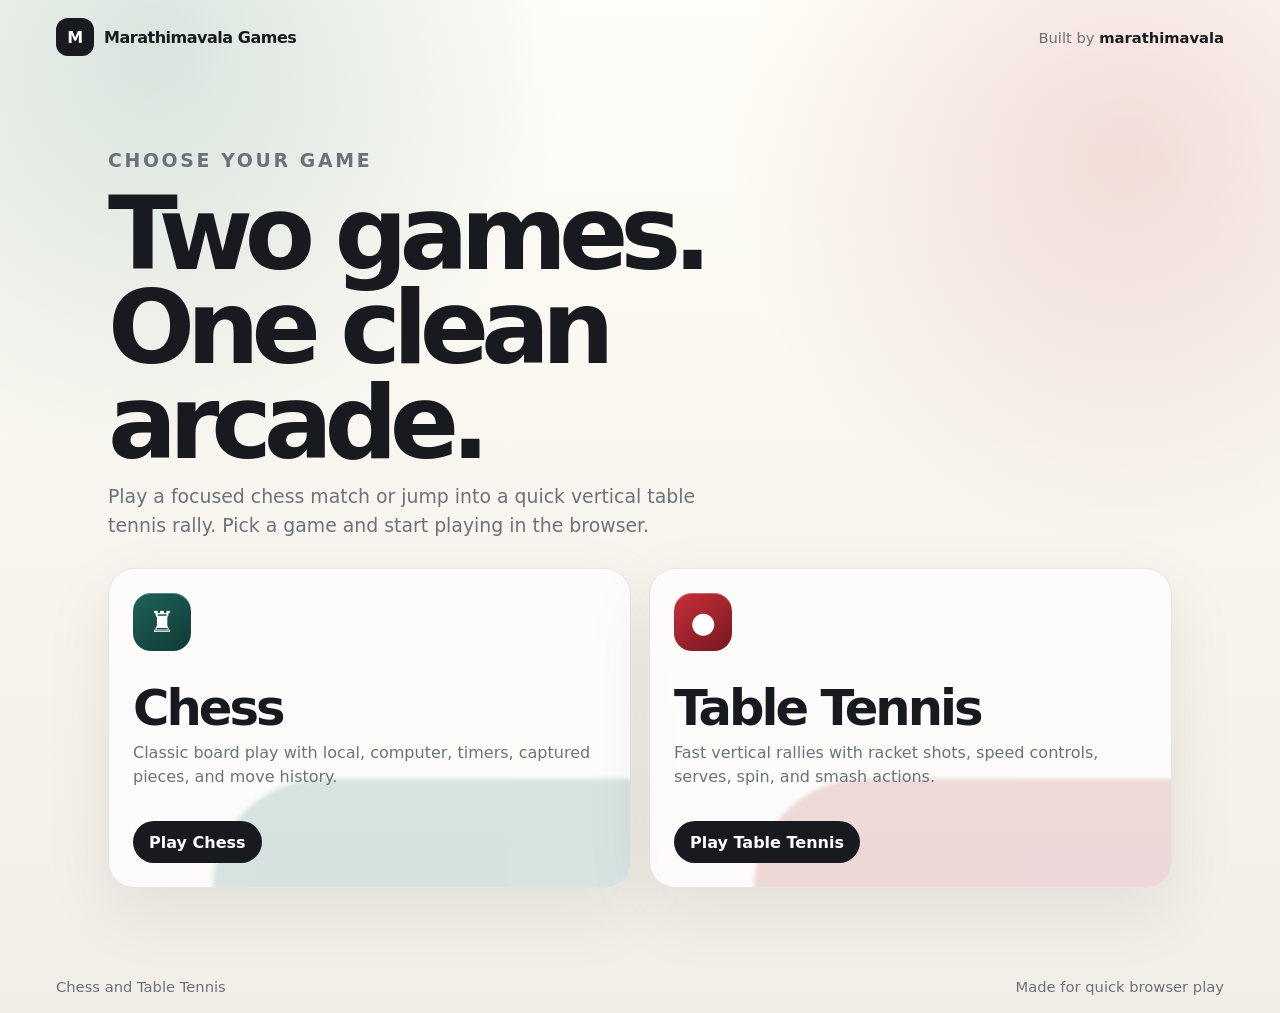
<file: index.html>
<!doctype html>
<html lang="en">
<head>
  <meta charset="utf-8" />
  <meta name="viewport" content="width=device-width,initial-scale=1" />
  <title>Marathimavala Games</title>
  <style>
    :root {
      --ink: #181a1f;
      --muted: #6c727a;
      --line: rgba(24, 26, 31, 0.1);
      --panel: rgba(255, 255, 255, 0.74);
      --chess: #17685f;
      --tt: #a9232b;
    }

    * {
      box-sizing: border-box;
    }

    html,
    body {
      min-height: 100%;
      margin: 0;
    }

    body {
      display: grid;
      grid-template-rows: auto 1fr auto;
      background:
        radial-gradient(circle at 12% 5%, rgba(23, 104, 95, 0.16), transparent 28%),
        radial-gradient(circle at 88% 15%, rgba(169, 35, 43, 0.14), transparent 28%),
        linear-gradient(180deg, #fffdf7 0%, #f1eee7 100%);
      color: var(--ink);
      font-family: -apple-system, BlinkMacSystemFont, "SF Pro Display", "Segoe UI", system-ui, sans-serif;
      -webkit-font-smoothing: antialiased;
    }

    header,
    footer {
      display: flex;
      align-items: center;
      justify-content: space-between;
      gap: 18px;
      padding: 18px clamp(18px, 5vw, 56px);
    }

    .brand {
      display: inline-flex;
      align-items: center;
      gap: 10px;
      font-weight: 850;
      letter-spacing: -0.03em;
    }

    .brand-mark {
      display: grid;
      width: 38px;
      height: 38px;
      place-items: center;
      border-radius: 12px;
      background: #181a1f;
      color: #fff;
    }

    .credit,
    footer {
      color: var(--muted);
      font-size: 0.92rem;
    }

    .credit strong,
    footer strong {
      color: var(--ink);
    }

    main {
      width: min(1120px, 100%);
      margin: 0 auto;
      padding: clamp(28px, 6vw, 72px) clamp(16px, 4vw, 28px);
      display: grid;
      gap: 28px;
      align-content: center;
    }

    .hero {
      display: grid;
      gap: 12px;
      max-width: 760px;
    }

    .eyebrow {
      margin: 0;
      color: var(--muted);
      font-size: 0.78rem;
      font-weight: 850;
      letter-spacing: 0.14em;
      text-transform: uppercase;
    }

    h1 {
      margin: 0;
      font-size: clamp(2.6rem, 8vw, 6.4rem);
      line-height: 0.92;
      letter-spacing: -0.08em;
    }

    .hero p {
      max-width: 620px;
      margin: 0;
      color: var(--muted);
      font-size: clamp(1rem, 2vw, 1.18rem);
      line-height: 1.55;
    }

    .game-grid {
      display: grid;
      grid-template-columns: repeat(2, minmax(0, 1fr));
      gap: 18px;
    }

    .game-card {
      min-height: 320px;
      display: grid;
      align-content: space-between;
      gap: 24px;
      padding: 24px;
      border: 1px solid var(--line);
      border-radius: 26px;
      background: var(--panel);
      color: var(--ink);
      text-decoration: none;
      box-shadow: 0 24px 70px rgba(24, 26, 31, 0.08);
      overflow: hidden;
      position: relative;
      transition: transform 180ms ease, box-shadow 180ms ease;
    }

    .game-card:hover,
    .game-card:focus-visible {
      transform: translateY(-4px);
      box-shadow: 0 34px 90px rgba(24, 26, 31, 0.13);
      outline: none;
    }

    .game-card::after {
      content: "";
      position: absolute;
      inset: auto -20% -35% 20%;
      height: 220px;
      border-radius: 999px;
      opacity: 0.16;
      filter: blur(2px);
    }

    .game-card.chess::after {
      background: var(--chess);
    }

    .game-card.tt::after {
      background: var(--tt);
    }

    .game-icon {
      display: grid;
      width: 58px;
      height: 58px;
      place-items: center;
      border-radius: 18px;
      color: #fff;
      font-size: 1.8rem;
      box-shadow: inset 0 1px 0 rgba(255, 255, 255, 0.28);
    }

    .chess .game-icon {
      background: linear-gradient(145deg, #1f625b, #103a35);
    }

    .tt .game-icon {
      background: linear-gradient(145deg, #c93139, #761620);
    }

    .game-copy {
      display: grid;
      gap: 8px;
      position: relative;
      z-index: 1;
    }

    .game-copy h2 {
      margin: 0;
      font-size: clamp(1.8rem, 4vw, 3.1rem);
      letter-spacing: -0.06em;
      line-height: 0.98;
    }

    .game-copy p {
      margin: 0;
      color: var(--muted);
      line-height: 1.5;
    }

    .play-link {
      width: max-content;
      min-height: 42px;
      display: inline-flex;
      align-items: center;
      padding: 0 16px;
      border-radius: 999px;
      background: #181a1f;
      color: #fff;
      font-weight: 800;
      position: relative;
      z-index: 1;
    }

    @media (max-width: 760px) {
      header,
      footer {
        align-items: flex-start;
        flex-direction: column;
      }

      .game-grid {
        grid-template-columns: 1fr;
      }

      .game-card {
        min-height: 260px;
      }
    }
  </style>
</head>
<body>
  <header>
    <div class="brand">
      <span class="brand-mark">M</span>
      <span>Marathimavala Games</span>
    </div>
    <div class="credit">Built by <strong>marathimavala</strong></div>
  </header>

  <main>
    <section class="hero" aria-labelledby="page-title">
      <p class="eyebrow">Choose your game</p>
      <h1 id="page-title">Two games. One clean arcade.</h1>
      <p>Play a focused chess match or jump into a quick vertical table tennis rally. Pick a game and start playing in the browser.</p>
    </section>

    <section class="game-grid" aria-label="Available games">
      <a class="game-card chess" href="games/chess/index.html">
        <span class="game-icon">♜</span>
        <span class="game-copy">
          <h2>Chess</h2>
          <p>Classic board play with local, computer, timers, captured pieces, and move history.</p>
        </span>
        <span class="play-link">Play Chess</span>
      </a>

      <a class="game-card tt" href="games/table-tennis/index.html">
        <span class="game-icon">●</span>
        <span class="game-copy">
          <h2>Table Tennis</h2>
          <p>Fast vertical rallies with racket shots, speed controls, serves, spin, and smash actions.</p>
        </span>
        <span class="play-link">Play Table Tennis</span>
      </a>
    </section>
  </main>

  <footer>
    <span>Chess and Table Tennis</span>
    <span>Made for quick browser play</span>
  </footer>
</body>
</html>
</file>
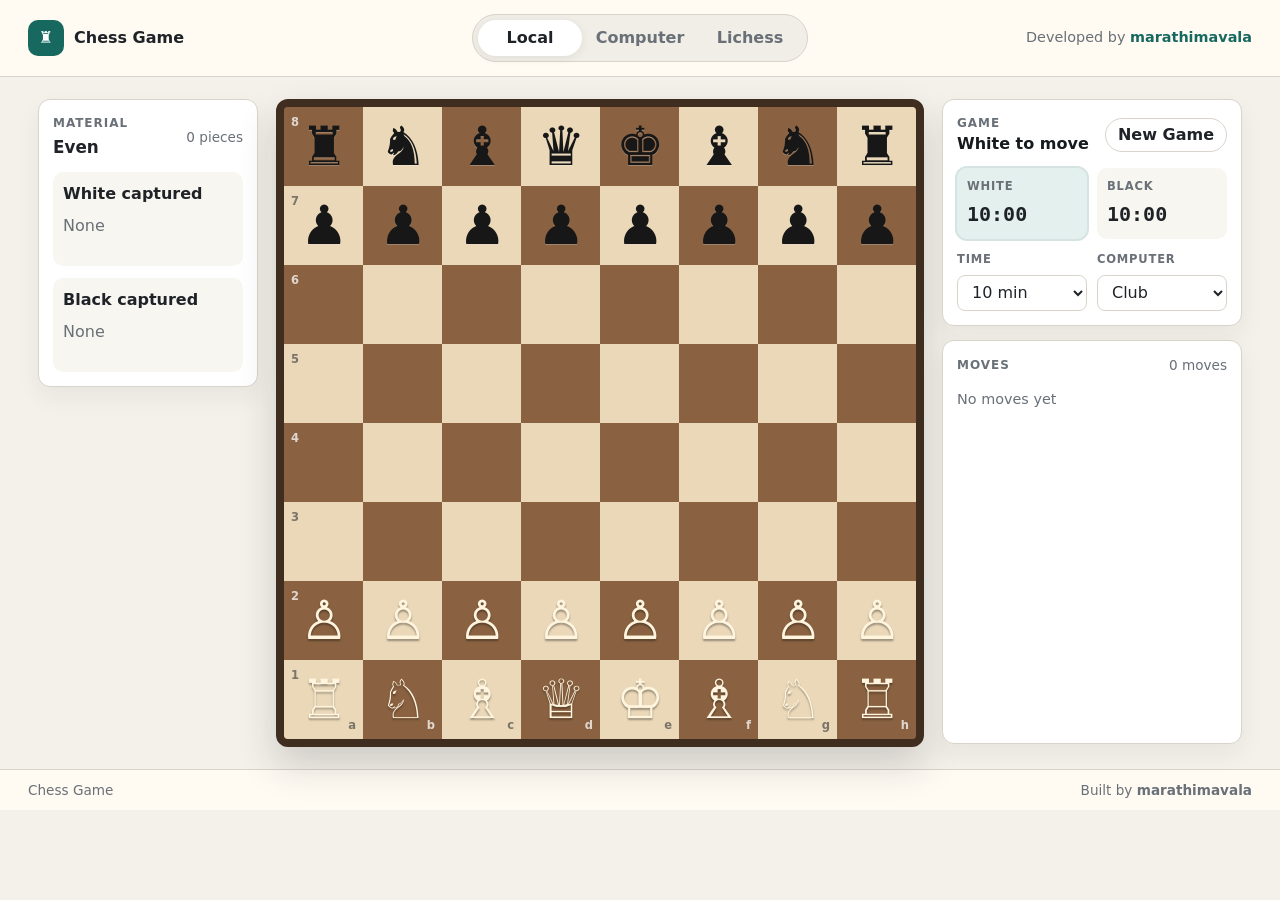
<file: games/chess/index.html>
<!doctype html>
<html lang="en">
<head>
  <meta charset="utf-8" />
  <meta name="viewport" content="width=device-width,initial-scale=1" />
  <title>Chess Game</title>
  <link href="https://cdnjs.cloudflare.com/ajax/libs/bootstrap/5.3.0/css/bootstrap.min.css" rel="stylesheet" />
  <link rel="stylesheet" href="style.css" />
</head>
<body>
  <header class="site-header">
    <a class="brand-mark" href="#app" aria-label="Chess Game home">
      <span class="brand-icon">♜</span>
      <span class="brand-copy">Chess Game</span>
    </a>
    <div id="mode-selector" class="mode-selector header-modes" aria-label="Choose game mode">
      <button type="button" onclick="selectMode('local')" class="mode-btn active">Local</button>
      <button type="button" onclick="selectMode('vs-ai')" class="mode-btn">Computer</button>
      <button type="button" onclick="selectMode('lichess')" class="mode-btn">Lichess</button>
    </div>
    <div class="developer-tag">Developed by <strong>marathimavala</strong></div>
  </header>

  <main id="app" class="chess-app">
    <section class="game-shell">
      <div id="lichess-panel" class="lichess-panel" style="display:none">
        <div>
          <h2>Lichess</h2>
          <p>Enter your username to create a quick challenge link.</p>
        </div>
        <div class="lichess-controls">
          <input type="text" id="lichess-username" class="form-control" placeholder="Lichess username" />
          <button type="button" onclick="lichessLogin()" class="btn btn-dark">Login</button>
          <button type="button" onclick="generateLichessChallenge()" class="btn btn-outline-dark">Challenge</button>
        </div>
        <p id="lichess-status" class="lichess-status"></p>
      </div>

      <section class="play-area" aria-label="Chess game">
        <aside class="capture-panel" aria-label="Captured pieces">
          <div class="capture-header">
            <div>
              <span class="panel-label">Material</span>
              <strong id="material-balance" class="material-balance">Even</strong>
            </div>
            <span class="capture-count" id="captured-total">0 pieces</span>
          </div>

          <div class="capture-group">
            <div class="capture-title">White captured</div>
            <div id="captured-by-white" class="captured-pieces" aria-label="Pieces captured by white"></div>
          </div>

          <div class="capture-group">
            <div class="capture-title">Black captured</div>
            <div id="captured-by-black" class="captured-pieces" aria-label="Pieces captured by black"></div>
          </div>
        </aside>

        <div class="board-wrap">
          <div id="board" class="board" aria-label="Chess board"></div>
        </div>

        <aside class="game-panel" aria-label="Game details">
          <div class="panel-section controls-section">
            <div class="tools-heading">
              <div>
                <span class="panel-label">Game</span>
                <strong id="turn-indicator" class="turn-indicator">White to move</strong>
              </div>
              <button type="button" class="new-game-btn" onclick="newGame()">New Game</button>
            </div>
            <div class="clock-grid" aria-label="Chess clocks">
              <div class="clock-card" id="white-clock-card">
                <span>White</span>
                <strong id="white-clock">10:00</strong>
              </div>
              <div class="clock-card" id="black-clock-card">
                <span>Black</span>
                <strong id="black-clock">10:00</strong>
              </div>
            </div>
            <div class="settings-grid" aria-label="Game settings">
              <label class="setting-field">
                <span>Time</span>
                <select id="time-control" onchange="changeTimeControl(this.value)">
                  <option value="3">3 min</option>
                  <option value="5">5 min</option>
                  <option value="10" selected>10 min</option>
                  <option value="15">15 min</option>
                  <option value="30">30 min</option>
                </select>
              </label>
              <label class="setting-field">
                <span>Computer</span>
                <select id="ai-level" onchange="changeAILevel(this.value)">
                  <option value="1">Beginner</option>
                  <option value="2">Casual</option>
                  <option value="3" selected>Club</option>
                  <option value="4">Advanced</option>
                  <option value="5">Master</option>
                </select>
              </label>
            </div>
          </div>

          <div id="move-history" class="panel-section move-history">
            <div class="panel-heading">
              <span class="panel-label">Moves</span>
              <span class="move-count">History</span>
            </div>
            <div id="move-history-list" class="move-history-list"></div>
          </div>
        </aside>
      </section>
    </section>
  </main>

  <footer class="site-footer">
    <span>Chess Game</span>
    <span>Built by <strong>marathimavala</strong></span>
  </footer>

  <script src="https://cdnjs.cloudflare.com/ajax/libs/bootstrap/5.3.0/js/bootstrap.bundle.min.js"></script>
  <script src="script.js"></script>
</body>
</html>
</file>
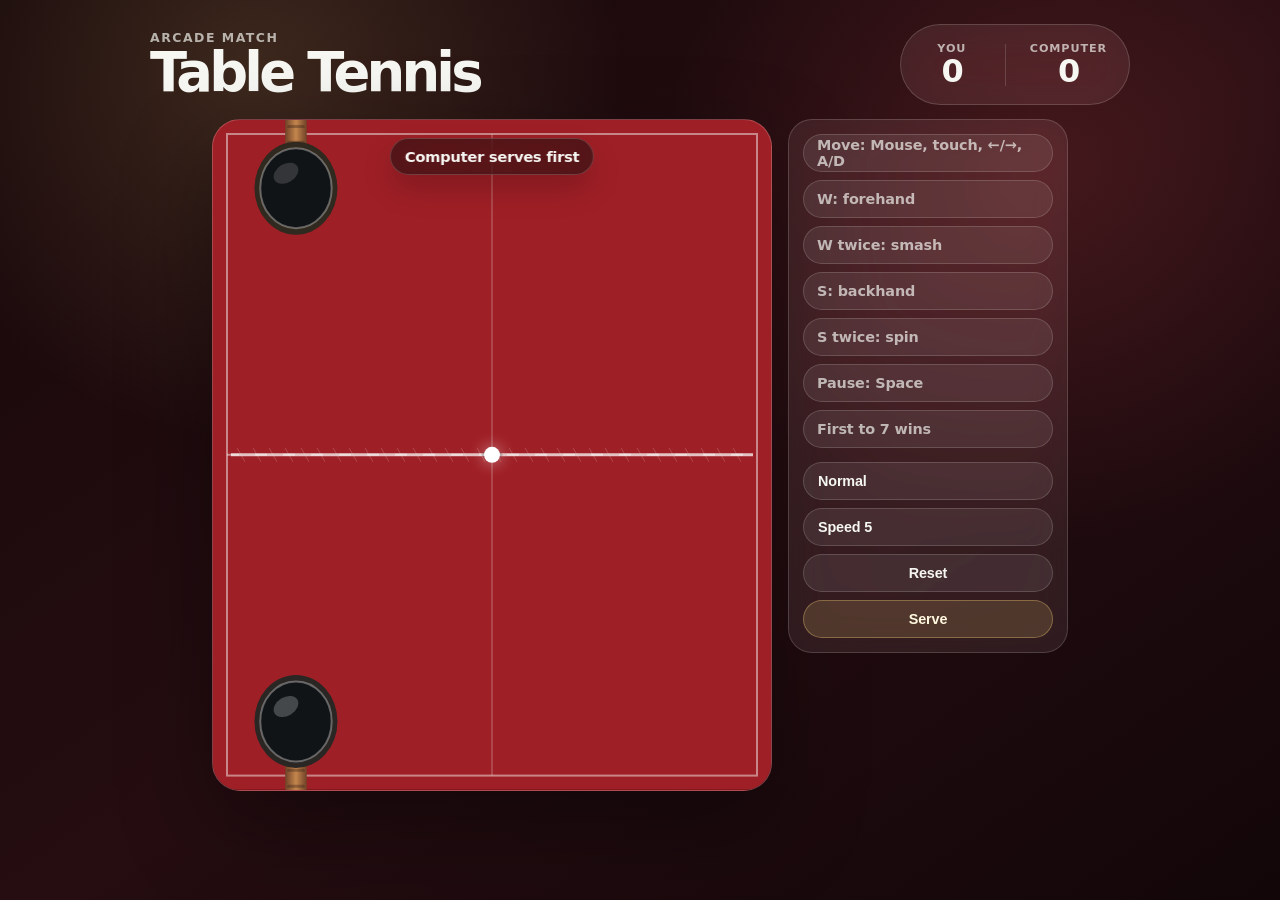
<file: games/table-tennis/index.html>
<!doctype html>
<html lang="en">
<head>
  <meta charset="utf-8" />
  <meta name="viewport" content="width=device-width, initial-scale=1" />
  <title>Table Tennis</title>
  <style>
    :root {
      --ink: #f6f7f2;
      --muted: rgba(246, 247, 242, 0.68);
      --line: rgba(246, 247, 242, 0.16);
      --table: #9f1f26;
      --table-dark: #5f1018;
      --accent: #d7b46a;
      --surface: rgba(255, 255, 255, 0.08);
      --surface-strong: rgba(255, 255, 255, 0.14);
      --danger: #ff7a66;
    }

    * {
      box-sizing: border-box;
    }

    html,
    body {
      min-height: 100%;
      margin: 0;
    }

    body {
      display: grid;
      place-items: center;
      padding: 24px;
      overflow-x: hidden;
      background:
        radial-gradient(circle at 20% 8%, rgba(215, 180, 106, 0.18), transparent 28%),
        radial-gradient(circle at 82% 18%, rgba(255, 91, 91, 0.14), transparent 30%),
        linear-gradient(145deg, #17080a, #250d11 52%, #120609);
      color: var(--ink);
      font-family: -apple-system, BlinkMacSystemFont, "SF Pro Display", "SF Pro Text", "Segoe UI", system-ui, sans-serif;
      -webkit-font-smoothing: antialiased;
    }

    .app {
      width: min(980px, 100%);
      display: grid;
      gap: 14px;
    }

    .topbar {
      display: flex;
      align-items: center;
      justify-content: space-between;
      gap: 18px;
    }

    .brand {
      display: grid;
      gap: 2px;
    }

    .brand span {
      color: var(--muted);
      font-size: 0.78rem;
      font-weight: 760;
      letter-spacing: 0.12em;
      text-transform: uppercase;
    }

    h1 {
      margin: 0;
      font-size: clamp(1.8rem, 5vw, 3.4rem);
      line-height: 0.94;
      letter-spacing: -0.07em;
    }

    .scoreboard {
      display: grid;
      grid-template-columns: repeat(3, auto);
      align-items: center;
      gap: 12px;
      padding: 10px;
      border: 1px solid var(--line);
      border-radius: 999px;
      background: var(--surface);
      backdrop-filter: blur(18px) saturate(1.35);
      -webkit-backdrop-filter: blur(18px) saturate(1.35);
    }

    .score-card {
      min-width: 82px;
      padding: 7px 12px;
      text-align: center;
    }

    .score-card span {
      display: block;
      color: var(--muted);
      font-size: 0.7rem;
      font-weight: 760;
      letter-spacing: 0.08em;
      text-transform: uppercase;
    }

    .score-card strong {
      display: block;
      font-size: 2rem;
      line-height: 1;
      letter-spacing: -0.05em;
    }

    .score-divider {
      width: 1px;
      height: 42px;
      background: var(--line);
    }

    .stage {
      position: relative;
      overflow: hidden;
      border: 1px solid rgba(246, 247, 242, 0.2);
      border-radius: 28px;
      background:
        linear-gradient(90deg, rgba(255, 255, 255, 0.05) 1px, transparent 1px),
        linear-gradient(180deg, var(--table), var(--table-dark));
      box-shadow: 0 36px 90px rgba(0, 0, 0, 0.36), inset 0 1px 0 rgba(255, 255, 255, 0.2);
    }

    .game-layout {
      display: grid;
      grid-template-columns: minmax(340px, 560px) minmax(220px, 280px);
      gap: 16px;
      align-items: start;
      justify-content: center;
    }

    canvas {
      width: 100%;
      aspect-ratio: 5 / 6;
      display: block;
      cursor: none;
    }

    .status {
      position: absolute;
      left: 50%;
      top: 18px;
      transform: translateX(-50%);
      max-width: calc(100% - 32px);
      padding: 9px 14px;
      border: 1px solid rgba(246, 247, 242, 0.18);
      border-radius: 999px;
      background: rgba(7, 20, 18, 0.54);
      color: var(--ink);
      box-shadow: 0 14px 30px rgba(0, 0, 0, 0.18);
      backdrop-filter: blur(18px) saturate(1.4);
      -webkit-backdrop-filter: blur(18px) saturate(1.4);
      font-size: 0.92rem;
      font-weight: 720;
      letter-spacing: -0.02em;
      text-align: center;
      white-space: nowrap;
      overflow: hidden;
      text-overflow: ellipsis;
      pointer-events: none;
    }

    .controls {
      display: grid;
      gap: 14px;
      align-items: start;
      position: sticky;
      top: 18px;
      padding: 14px;
      border: 1px solid var(--line);
      border-radius: 24px;
      background: var(--surface);
      backdrop-filter: blur(18px) saturate(1.35);
      -webkit-backdrop-filter: blur(18px) saturate(1.35);
    }

    .hints {
      display: grid;
      gap: 8px;
    }

    .hint,
    button,
    select {
      min-height: 38px;
      border: 1px solid var(--line);
      border-radius: 999px;
      background: var(--surface);
      color: var(--ink);
      font-size: 0.9rem;
      font-weight: 680;
      letter-spacing: -0.01em;
    }

    .hint {
      display: inline-flex;
      align-items: center;
      padding: 0 13px;
      color: var(--muted);
    }

    .actions {
      display: grid;
      gap: 8px;
      align-items: center;
      justify-content: stretch;
    }

    button,
    select {
      padding: 0 14px;
      appearance: none;
      cursor: pointer;
      width: 100%;
    }

    button:hover,
    button:focus-visible,
    select:hover,
    select:focus-visible {
      background: var(--surface-strong);
      outline: none;
    }

    .primary {
      border-color: rgba(215, 180, 106, 0.42);
      background: rgba(215, 180, 106, 0.18);
      color: #fff8df;
    }

    @media (max-width: 760px) {
      body {
        padding: 14px;
      }

      .topbar,
      .game-layout {
        grid-template-columns: 1fr;
        display: grid;
      }

      .scoreboard,
      .actions {
        justify-self: stretch;
        justify-content: center;
      }

      .scoreboard {
        grid-template-columns: 1fr auto 1fr;
      }

      .stage {
        border-radius: 20px;
      }

      canvas {
        aspect-ratio: 5 / 7;
      }

      .hints {
        justify-content: stretch;
      }

      .actions {
        grid-template-columns: 1fr;
      }
    }
  </style>
</head>
<body>
  <main class="app">
    <header class="topbar">
      <div class="brand">
        <span>Arcade match</span>
        <h1>Table Tennis</h1>
      </div>

      <section class="scoreboard" aria-label="Scoreboard">
        <div class="score-card">
          <span>You</span>
          <strong id="playerScore">0</strong>
        </div>
        <div class="score-divider" aria-hidden="true"></div>
        <div class="score-card">
          <span>Computer</span>
          <strong id="computerScore">0</strong>
        </div>
      </section>
    </header>

    <div class="game-layout">
      <section class="stage" aria-label="Table tennis game area">
        <div id="status" class="status">Computer serves first</div>
        <canvas id="game" width="1280" height="720" aria-label="Playable table tennis game"></canvas>
      </section>

      <section class="controls" aria-label="Game controls">
        <div class="hints">
        <span class="hint">Move: Mouse, touch, ←/→, A/D</span>
        <span class="hint">W: forehand</span>
        <span class="hint">W twice: smash</span>
        <span class="hint">S: backhand</span>
        <span class="hint">S twice: spin</span>
          <span class="hint">Pause: Space</span>
          <span class="hint">First to 7 wins</span>
        </div>

        <div class="actions">
          <select id="difficulty" aria-label="Difficulty">
            <option value="0.075">Easy</option>
            <option value="0.105" selected>Normal</option>
            <option value="0.138">Hard</option>
          </select>
          <select id="speed" aria-label="Ball speed">
            <option value="1">Speed 1</option>
            <option value="2">Speed 2</option>
            <option value="3">Speed 3</option>
            <option value="4">Speed 4</option>
            <option value="5" selected>Speed 5</option>
            <option value="6">Speed 6</option>
            <option value="7">Speed 7</option>
            <option value="8">Speed 8</option>
            <option value="9">Speed 9</option>
            <option value="10">Speed 10</option>
          </select>
          <button type="button" id="reset">Reset</button>
          <button type="button" id="serve" class="primary">Serve</button>
        </div>
      </section>
    </div>
  </main>

  <script>
    const canvas = document.getElementById('game');
    const ctx = canvas.getContext('2d');
    const playerScoreEl = document.getElementById('playerScore');
    const computerScoreEl = document.getElementById('computerScore');
    const statusEl = document.getElementById('status');
    const serveButton = document.getElementById('serve');
    const resetButton = document.getElementById('reset');
    const difficultyEl = document.getElementById('difficulty');
    const speedEl = document.getElementById('speed');

    const state = {
      running: false,
      gameOver: false,
      playerScore: 0,
      computerScore: 0,
      keys: new Set(),
      aiSpeed: Number(difficultyEl.value),
      speedLevel: Number(speedEl.value),
      nextServer: 'computer',
      player: { x: 0, y: 0, w: 128, h: 16, targetX: 0, lastX: 0, swing: 0 },
      computer: { x: 0, y: 0, w: 128, h: 16, lastX: 0 },
      ball: { x: 0, y: 0, z: 0, r: 10, vx: 0, vy: 0, vz: 0, spin: 0, speed: 7.5, lastY: 0 }
    };
    let queuedShot = null;
    let lastForehandTap = 0;
    let lastBackhandTap = 0;

    function fitCanvas() {
      const rect = canvas.getBoundingClientRect();
      const scale = window.devicePixelRatio || 1;
      canvas.width = Math.round(rect.width * scale);
      canvas.height = Math.round(rect.height * scale);
      ctx.setTransform(scale, 0, 0, scale, 0, 0);
      resetPositions(false);
    }

    function width() {
      return canvas.getBoundingClientRect().width;
    }

    function height() {
      return canvas.getBoundingClientRect().height;
    }

    function clamp(value, min, max) {
      return Math.max(min, Math.min(max, value));
    }

    function resetPositions(centerPlayer = true) {
      const w = width();
      const h = height();
      state.player.w = Math.max(86, w * 0.24);
      state.player.h = 16;
      state.player.x = centerPlayer ? (w - state.player.w) / 2 : clamp(state.player.x, 16, w - state.player.w - 16);
      state.player.y = h - state.player.h - 28;
      state.player.targetX = state.player.x;
      state.player.lastX = state.player.x;

      state.computer.w = state.player.w;
      state.computer.h = state.player.h;
      state.computer.x = centerPlayer ? (w - state.computer.w) / 2 : clamp(state.computer.x, 16, w - state.computer.w - 16);
      state.computer.y = 28;
      state.computer.lastX = state.computer.x;

      state.ball.x = w / 2;
      state.ball.y = h / 2;
      state.ball.z = 0;
      state.ball.vz = 0;
      state.ball.spin = 0;
      state.ball.lastY = state.ball.y;
      state.ball.r = Math.max(8, Math.min(12, w * 0.012));
      draw();
    }

    function serve(direction = state.nextServer === 'player' ? -1 : 1) {
      if (state.gameOver) resetGame();
      state.running = true;
      state.ball.x = width() / 2;
      state.ball.y = state.nextServer === 'player' ? state.player.y - state.ball.r - 4 : state.computer.y + state.computer.h + state.ball.r + 4;
      state.ball.z = 10;
      state.ball.speed = Math.max(6.8, width() * 0.008) * getSpeedMultiplier();
      state.ball.vx = (Math.random() * 2 - 1) * state.ball.speed * 0.58;
      state.ball.vy = direction * state.ball.speed;
      state.ball.vz = 3.8;
      state.ball.spin = 0;
      statusEl.textContent = state.nextServer === 'player' ? 'Your serve' : 'Computer serve';
    }

    function resetGame() {
      state.running = false;
      state.gameOver = false;
      state.playerScore = 0;
      state.computerScore = 0;
      state.nextServer = 'computer';
      playerScoreEl.textContent = '0';
      computerScoreEl.textContent = '0';
      resetPositions(true);
      statusEl.textContent = 'Computer serves first';
    }

    function score(pointForPlayer) {
      state.running = false;
      if (pointForPlayer) {
        state.playerScore += 1;
        state.nextServer = 'player';
        playerScoreEl.textContent = state.playerScore;
      } else {
        state.computerScore += 1;
        state.nextServer = 'computer';
        computerScoreEl.textContent = state.computerScore;
      }

      if (state.playerScore >= 7 || state.computerScore >= 7) {
        state.gameOver = true;
        statusEl.textContent = state.playerScore > state.computerScore ? 'You win. Reset for another match.' : 'Computer wins. Reset for another match.';
      } else {
        statusEl.textContent = pointForPlayer ? 'Point to you. Your serve.' : 'Point to computer. Computer serves.';
      }

      resetPositions(false);
    }

    function movePlayer() {
      const w = width();
      const speed = w * 0.02;

      if (state.keys.has('arrowleft') || state.keys.has('a')) {
        state.player.targetX -= speed;
      }
      if (state.keys.has('arrowright') || state.keys.has('d')) {
        state.player.targetX += speed;
      }

      state.player.lastX = state.player.x;
      state.player.targetX = clamp(state.player.targetX, 16, w - state.player.w - 16);
      state.player.x += (state.player.targetX - state.player.x) * 0.34;
      state.player.swing = state.player.x - state.player.lastX;
    }

    function moveComputer() {
      const w = width();
      const paddleCenter = state.computer.x + state.computer.w / 2;
      const prediction = state.ball.x + state.ball.vx * 8;
      const target = clamp(prediction, state.computer.w / 2 + 16, w - state.computer.w / 2 - 16);
      state.computer.lastX = state.computer.x;
      state.computer.x += (target - paddleCenter) * state.aiSpeed;
      state.computer.x = clamp(state.computer.x, 16, w - state.computer.w - 16);
    }

    function hitPaddle(paddle, side) {
      const ball = state.ball;
      const withinX = ball.x + ball.r > paddle.x && ball.x - ball.r < paddle.x + paddle.w;
      const withinY = side === 'bottom'
        ? ball.y + ball.r > paddle.y && ball.y < paddle.y + paddle.h
        : ball.y - ball.r < paddle.y + paddle.h && ball.y > paddle.y;

      if (!withinX || !withinY) return;

      const relative = (ball.x - (paddle.x + paddle.w / 2)) / (paddle.w / 2);
      const isPlayer = side === 'bottom';
      const shot = isPlayer ? queuedShot : null;
      const paddleSwing = isPlayer ? state.player.swing : state.computer.x - state.computer.lastX;
      const shotPower = shot === 'smash' ? 1.42 : shot === 'forehand' ? 1.2 : shot === 'spin' ? 1.12 : shot === 'backhand' ? 1.05 : 1;
      const shotAngle = shot === 'smash' ? 0.62 : shot === 'forehand' ? 1.18 : shot === 'spin' ? -1.55 : shot === 'backhand' ? -1.18 : 0.92;

      const speedMultiplier = getSpeedMultiplier();
      ball.speed = Math.min((ball.speed + 0.38 * speedMultiplier) * shotPower, width() * 0.018 * speedMultiplier);
      if (shot === 'smash') {
        const usualServeSpeed = Math.max(6.8, width() * 0.008) * speedMultiplier;
        ball.speed = Math.max(ball.speed, usualServeSpeed * 2);
      }
      ball.vy = (isPlayer ? -1 : 1) * ball.speed;
      ball.vx = relative * ball.speed * shotAngle + paddleSwing * 0.18;
      ball.vz = shot === 'smash' ? 2.2 : shot === 'spin' ? 4.7 : 3.6;
      ball.spin = shot === 'spin' ? (relative >= 0 ? -0.13 : 0.13) : shot === 'backhand' ? -0.055 : shot === 'forehand' ? 0.055 : 0;
      if (shot === 'spin') {
        ball.vx += relative >= 0 ? -ball.speed * 0.72 : ball.speed * 0.72;
      }
      ball.y = side === 'bottom' ? paddle.y - ball.r : paddle.y + paddle.h + ball.r;

      if (isPlayer && queuedShot) {
        statusEl.textContent = queuedShot === 'smash' ? 'Smash' : queuedShot === 'forehand' ? 'Forehand drive' : queuedShot === 'spin' ? 'Backhand spin' : 'Backhand return';
        queuedShot = null;
      }
    }

    function update() {
      if (!state.running) return;

      const w = width();
      const h = height();
      const ball = state.ball;

      movePlayer();
      moveComputer();

      ball.lastY = ball.y;
      ball.vx += ball.spin;
      ball.x += ball.vx;
      ball.y += ball.vy;
      ball.z += ball.vz;
      ball.vz -= 0.22;

      if (ball.z < 0) {
        ball.z = 0;
        ball.vz = Math.abs(ball.vz) * 0.58;
        ball.vx *= 0.985;
        ball.vy *= 0.985;
      }

      hitPaddle(state.player, 'bottom');
      hitPaddle(state.computer, 'top');

      if (ball.x - ball.r <= 10 || ball.x + ball.r >= w - 10) {
        ball.vx *= -1;
        ball.x = clamp(ball.x, 10 + ball.r, w - 10 - ball.r);
      }

      if (ball.y < -ball.r) score(true);
      if (ball.y > h + ball.r) score(false);

      if (ball.y < -ball.r) score(true);
      if (ball.y > h + ball.r) score(false);
    }

    function drawTable(w, h) {
      ctx.clearRect(0, 0, w, h);
      ctx.fillStyle = '#9f1f26';
      ctx.fillRect(0, 0, w, h);

      ctx.strokeStyle = 'rgba(246,247,242,0.48)';
      ctx.lineWidth = 2;
      ctx.strokeRect(14, 14, w - 28, h - 28);

      ctx.setLineDash([12, 16]);
      ctx.beginPath();
      ctx.moveTo(14, h / 2);
      ctx.lineTo(w - 14, h / 2);
      ctx.stroke();
      ctx.setLineDash([]);

      ctx.strokeStyle = 'rgba(246,247,242,0.18)';
      ctx.beginPath();
      ctx.moveTo(w / 2, 14);
      ctx.lineTo(w / 2, h - 14);
      ctx.stroke();

      const netY = h / 2;
      ctx.strokeStyle = 'rgba(255,255,255,0.72)';
      ctx.lineWidth = 3;
      ctx.beginPath();
      ctx.moveTo(18, netY);
      ctx.lineTo(w - 18, netY);
      ctx.stroke();

      ctx.strokeStyle = 'rgba(255,255,255,0.18)';
      ctx.lineWidth = 1;
      for (let x = 24; x < w - 24; x += 16) {
        ctx.beginPath();
        ctx.moveTo(x, netY - 7);
        ctx.lineTo(x + 8, netY + 7);
        ctx.stroke();
      }
    }

    function getSpeedMultiplier() {
      return 0.65 + (state.speedLevel - 1) * 0.095;
    }

    function drawRacket(paddle, side) {
      const faceW = Math.max(68, paddle.w * 0.62);
      const faceH = faceW * 1.12;
      const cx = paddle.x + paddle.w / 2;
      const cy = side === 'bottom' ? paddle.y - faceH * 0.26 : paddle.y + paddle.h + faceH * 0.26;
      const handleW = faceW * 0.26;
      const handleH = faceH * 0.68;
      const handleX = cx - handleW / 2;
      const handleY = side === 'bottom' ? cy + faceH * 0.34 : cy - faceH * 0.34 - handleH;
      const playerForehand = side === 'bottom' && (queuedShot === 'forehand' || queuedShot === 'smash');
      const playerBackhand = side === 'bottom' && (queuedShot === 'backhand' || queuedShot === 'spin');
      const rim = side === 'bottom' ? '#2a2624' : '#30291f';
      const rubber = playerForehand ? '#111417' : playerBackhand ? '#df3f34' : '#111417';
      const rubberAccent = side === 'bottom' ? 'rgba(255,255,255,0.22)' : 'rgba(255,255,255,0.14)';

      ctx.save();

      const handleGradient = ctx.createLinearGradient(handleX, handleY, handleX + handleW, handleY);
      handleGradient.addColorStop(0, '#6f4127');
      handleGradient.addColorStop(0.5, '#c4864d');
      handleGradient.addColorStop(1, '#6f4127');
      ctx.fillStyle = handleGradient;
      roundRect(handleX, handleY, handleW, handleH, handleW * 0.45);
      ctx.fill();

      ctx.fillStyle = 'rgba(45,30,20,0.35)';
      const bandCount = 3;
      for (let i = 1; i <= bandCount; i += 1) {
        const bandY = handleY + (handleH / (bandCount + 1)) * i;
        roundRect(handleX + 2, bandY, handleW - 4, 3, 999);
        ctx.fill();
      }

      ctx.beginPath();
      ctx.ellipse(cx, cy, faceW / 2, faceH / 2, 0, 0, Math.PI * 2);
      ctx.fillStyle = rim;
      ctx.fill();

      ctx.beginPath();
      ctx.ellipse(cx, cy, faceW * 0.43, faceH * 0.43, 0, 0, Math.PI * 2);
      ctx.fillStyle = rubber;
      ctx.fill();

      ctx.beginPath();
      ctx.ellipse(cx - faceW * 0.12, cy - faceH * 0.16, faceW * 0.16, faceH * 0.1, -0.55, 0, Math.PI * 2);
      ctx.fillStyle = rubberAccent;
      ctx.fill();

      ctx.strokeStyle = 'rgba(255,255,255,0.32)';
      ctx.lineWidth = 2;
      ctx.beginPath();
      ctx.ellipse(cx, cy, faceW * 0.43, faceH * 0.43, 0, 0, Math.PI * 2);
      ctx.stroke();

      ctx.restore();
    }

    function roundRect(x, y, w, h, radius) {
      const r = Math.min(radius, w / 2, h / 2);
      ctx.beginPath();
      ctx.moveTo(x + r, y);
      ctx.arcTo(x + w, y, x + w, y + h, r);
      ctx.arcTo(x + w, y + h, x, y + h, r);
      ctx.arcTo(x, y + h, x, y, r);
      ctx.arcTo(x, y, x + w, y, r);
      ctx.closePath();
    }

    function draw() {
      const w = width();
      const h = height();
      drawTable(w, h);
      drawRacket(state.player, 'bottom');
      drawRacket(state.computer, 'top');

      const shadowScale = 1 + state.ball.z / 80;
      ctx.beginPath();
      ctx.fillStyle = 'rgba(0,0,0,0.2)';
      ctx.ellipse(state.ball.x, state.ball.y + state.ball.z * 0.32, state.ball.r * 1.35 * shadowScale, state.ball.r * 0.48, 0, 0, Math.PI * 2);
      ctx.fill();

      ctx.beginPath();
      ctx.fillStyle = '#fff';
      ctx.shadowColor = 'rgba(255,255,255,0.55)';
      ctx.shadowBlur = 16;
      ctx.arc(state.ball.x, state.ball.y - state.ball.z, state.ball.r, 0, Math.PI * 2);
      ctx.fill();
      ctx.shadowBlur = 0;
    }

    function loop() {
      update();
      draw();
      requestAnimationFrame(loop);
    }

    function pointerToPaddle(event) {
      const rect = canvas.getBoundingClientRect();
      const x = event.clientX - rect.left;
      state.player.targetX = clamp(x - state.player.w / 2, 16, width() - state.player.w - 16);
    }

    window.addEventListener('resize', fitCanvas);
    window.addEventListener('keydown', (event) => {
      const key = event.key.toLowerCase();
      state.keys.add(key);
      if (key === 'w') {
        const now = performance.now();
        if (now - lastForehandTap < 330) {
          queuedShot = 'smash';
          statusEl.textContent = 'Smash ready';
          lastForehandTap = 0;
        } else {
          queuedShot = 'forehand';
          statusEl.textContent = 'Forehand ready';
          lastForehandTap = now;
        }
      }
      if (key === 's') {
        const now = performance.now();
        if (now - lastBackhandTap < 330) {
          queuedShot = 'spin';
          statusEl.textContent = 'Spin ready';
          lastBackhandTap = 0;
        } else {
          queuedShot = 'backhand';
          statusEl.textContent = 'Backhand ready';
          lastBackhandTap = now;
        }
      }
      if (key === ' ') {
        event.preventDefault();
        if (state.running) {
          state.running = false;
          statusEl.textContent = 'Paused';
        } else {
          serve();
        }
      }
    });
    window.addEventListener('keyup', (event) => state.keys.delete(event.key.toLowerCase()));
    canvas.addEventListener('pointermove', pointerToPaddle);
    canvas.addEventListener('pointerdown', (event) => {
      pointerToPaddle(event);
      if (!state.running) serve();
    });
    serveButton.addEventListener('click', () => serve());
    resetButton.addEventListener('click', resetGame);
    difficultyEl.addEventListener('change', () => {
      state.aiSpeed = Number(difficultyEl.value);
    });
    speedEl.addEventListener('change', () => {
      state.speedLevel = Number(speedEl.value);
      if (!state.running) {
        statusEl.textContent = `Speed ${state.speedLevel} selected. Serve when ready.`;
      }
    });

    fitCanvas();
    loop();
  </script>
</body>
</html>
</file>
<file: games/chess/style.css>
:root {
  --bg: #f4f1ea;
  --panel: #ffffff;
  --text: #1f2328;
  --muted: #697077;
  --line: #d9d4ca;
  --accent: #17685f;
  --accent-soft: #e4f0ed;
  --danger: #b33a2e;
  --light-square: #ead8b8;
  --dark-square: #8a6241;
  --board-size: min(72vh, 680px);
}

* {
  box-sizing: border-box;
}

html,
body {
  margin: 0;
  min-height: 100%;
}

body {
  min-height: 100vh;
  background: var(--bg);
  color: var(--text);
  font-family: system-ui, -apple-system, BlinkMacSystemFont, "Segoe UI", sans-serif;
}

button,
select,
input {
  font: inherit;
}

.site-header {
  display: grid;
  grid-template-columns: 1fr auto 1fr;
  align-items: center;
  gap: 18px;
  padding: 14px 28px;
  background: #fffaf2;
  border-bottom: 1px solid var(--line);
}

.brand-mark {
  display: inline-flex;
  align-items: center;
  gap: 10px;
  width: max-content;
  color: var(--text);
  font-weight: 800;
  text-decoration: none;
}

.brand-icon {
  display: grid;
  width: 36px;
  height: 36px;
  place-items: center;
  border-radius: 10px;
  background: var(--accent);
  color: #fff;
}

.developer-tag {
  justify-self: end;
  color: var(--muted);
  font-size: 0.9rem;
}

.developer-tag strong {
  color: var(--accent);
}

.mode-selector {
  display: flex;
  gap: 6px;
  padding: 5px;
  border: 1px solid var(--line);
  border-radius: 999px;
  background: #f1eee7;
}

.mode-btn {
  min-width: 104px;
  min-height: 36px;
  border: 0;
  border-radius: 999px;
  background: transparent;
  color: var(--muted);
  font-weight: 700;
  cursor: pointer;
}

.mode-btn.active {
  background: var(--panel);
  color: var(--text);
  box-shadow: 0 2px 10px rgba(31, 35, 40, 0.08);
}

.chess-app {
  padding: 22px;
}

.game-shell {
  width: min(1180px, 100%);
  margin: 0 auto;
}

.lichess-panel {
  display: grid;
  grid-template-columns: 1fr 2fr;
  gap: 14px;
  align-items: center;
  margin-bottom: 16px;
  padding: 16px;
  border: 1px solid var(--line);
  border-radius: 12px;
  background: var(--panel);
}

.lichess-panel h2,
.lichess-panel p {
  margin: 0;
}

.lichess-panel p,
.lichess-status {
  color: var(--muted);
}

.lichess-controls {
  display: grid;
  grid-template-columns: 1fr auto auto;
  gap: 8px;
}

.lichess-status {
  grid-column: 1 / -1;
  margin: 0;
}

.play-area {
  display: grid;
  grid-template-columns: 220px var(--board-size) 300px;
  gap: 18px;
  justify-content: center;
  align-items: start;
}

.capture-panel,
.panel-section {
  border: 1px solid var(--line);
  border-radius: 12px;
  background: var(--panel);
  box-shadow: 0 10px 24px rgba(31, 35, 40, 0.06);
}

.capture-panel {
  display: grid;
  gap: 12px;
  padding: 14px;
}

.capture-header,
.panel-heading,
.tools-heading {
  display: flex;
  align-items: center;
  justify-content: space-between;
  gap: 10px;
}

.panel-label {
  display: block;
  color: var(--muted);
  font-size: 0.75rem;
  font-weight: 800;
  letter-spacing: 0.08em;
  text-transform: uppercase;
}

.material-balance {
  display: block;
  margin-top: 3px;
  font-size: 1.05rem;
  font-weight: 800;
}

.capture-count,
.move-count {
  color: var(--muted);
  font-size: 0.85rem;
}

.capture-group {
  display: grid;
  gap: 8px;
  min-height: 90px;
  padding: 10px;
  border-radius: 10px;
  background: #f8f6f0;
}

.capture-title {
  font-weight: 750;
}

.captured-pieces {
  display: flex;
  flex-wrap: wrap;
  gap: 5px;
  min-height: 42px;
}

.captured-pieces:empty::before {
  content: "None";
  color: var(--muted);
}

.captured-piece {
  display: grid;
  width: 28px;
  height: 28px;
  place-items: center;
  border-radius: 8px;
  background: #fff;
  color: #111;
  font-family: "Segoe UI Symbol", "Noto Sans Symbols", serif;
  font-size: 1.15rem;
}

.captured-piece.black-piece {
  background: #222;
  color: #fff8df;
}

.board-wrap {
  width: var(--board-size);
}

.board {
  width: 100%;
  aspect-ratio: 1;
  display: grid;
  grid-template-columns: repeat(8, 1fr);
  grid-template-rows: repeat(8, 1fr);
  overflow: hidden;
  border: 8px solid #3f2d20;
  border-radius: 12px;
  background: var(--dark-square);
  box-shadow: 0 18px 38px rgba(31, 35, 40, 0.18);
}

.square {
  position: relative;
  display: flex;
  align-items: center;
  justify-content: center;
  min-width: 0;
  min-height: 0;
  cursor: pointer;
  user-select: none;
}

.square.light {
  background: var(--light-square);
}

.square.dark {
  background: var(--dark-square);
}

.square:hover {
  filter: brightness(1.08);
}

.square.selected {
  box-shadow: inset 0 0 0 4px #f3c14b;
}

.piece {
  pointer-events: none;
  font-family: "Segoe UI Symbol", "Noto Sans Symbols", serif;
  font-size: clamp(2rem, 6vh, 4.2rem);
  line-height: 1;
}

.white-board-piece {
  color: #fff5df;
  text-shadow: 0 2px 2px rgba(0, 0, 0, 0.35);
}

.black-board-piece {
  color: #171717;
  text-shadow: 0 1px 0 rgba(255, 255, 255, 0.24);
}

.coord-rank,
.coord-file {
  position: absolute;
  color: rgba(31, 35, 40, 0.55);
  font-size: 0.72rem;
  font-weight: 800;
}

.coord-rank {
  top: 7px;
  left: 7px;
}

.coord-file {
  right: 7px;
  bottom: 5px;
}

.dark .coord-rank,
.dark .coord-file {
  color: rgba(255, 255, 255, 0.74);
}

.game-panel {
  display: grid;
  gap: 14px;
}

.controls-section {
  display: grid;
  gap: 12px;
  padding: 14px;
}

.turn-indicator {
  display: block;
  max-width: 170px;
  font-weight: 800;
}

.new-game-btn {
  min-height: 34px;
  padding: 0 12px;
  border: 1px solid var(--line);
  border-radius: 999px;
  background: var(--panel);
  color: var(--text);
  font-weight: 750;
  cursor: pointer;
}

.clock-grid,
.settings-grid {
  display: grid;
  grid-template-columns: 1fr 1fr;
  gap: 10px;
}

.clock-card {
  display: grid;
  gap: 4px;
  padding: 10px;
  border-radius: 10px;
  background: #f8f6f0;
}

.clock-card span,
.setting-field span {
  color: var(--muted);
  font-size: 0.72rem;
  font-weight: 800;
  letter-spacing: 0.07em;
  text-transform: uppercase;
}

.clock-card strong {
  font-family: "Cascadia Mono", Consolas, monospace;
  font-size: 1.25rem;
}

.clock-card.active {
  background: var(--accent-soft);
  outline: 2px solid rgba(23, 104, 95, 0.18);
}

.clock-card.low-time strong {
  color: var(--danger);
}

.setting-field {
  display: grid;
  gap: 6px;
}

.setting-field select,
.lichess-controls input {
  width: 100%;
  min-height: 36px;
  padding: 0 10px;
  border: 1px solid var(--line);
  border-radius: 8px;
  background: var(--panel);
  color: var(--text);
}

.move-history {
  display: grid;
  min-height: 300px;
}

.panel-heading {
  padding: 14px 14px 8px;
}

.move-history-list {
  height: 360px;
  overflow-y: auto;
  padding: 4px 14px 14px;
  font-family: "Cascadia Mono", Consolas, monospace;
  font-size: 0.9rem;
  line-height: 1.7;
}

.move-history-list:empty::before {
  content: "No moves yet";
  color: var(--muted);
  font-family: system-ui, -apple-system, BlinkMacSystemFont, "Segoe UI", sans-serif;
}

.move-item {
  display: inline-flex;
  align-items: center;
  min-height: 28px;
  margin: 0 6px 8px 0;
  padding: 3px 8px;
  border-radius: 999px;
  background: #f8f6f0;
  color: var(--text);
  font-weight: 650;
}

.move-item:nth-child(odd) {
  background: var(--accent-soft);
  color: var(--accent-dark);
}

.site-footer {
  min-height: var(--footer-height);
  display: flex;
  align-items: center;
  justify-content: space-between;
  padding: 10px 28px;
  border-top: 1px solid var(--line);
  color: var(--muted);
  font-size: 0.85rem;
  background: #fffaf2;
}

@media (max-width: 1080px) {
  :root {
    --board-size: min(92vw, 680px);
  }

  .site-header {
    grid-template-columns: 1fr;
    justify-items: center;
  }

  .developer-tag {
    justify-self: center;
  }

  .play-area {
    grid-template-columns: 1fr;
  }

  .board-wrap,
  .capture-panel,
  .game-panel {
    width: var(--board-size);
    margin: 0 auto;
  }

  .capture-panel {
    grid-template-columns: 1fr 1fr;
  }

  .capture-header {
    grid-column: 1 / -1;
  }

  .game-panel {
    grid-template-columns: 1fr 1fr;
  }

  .move-history-list {
    height: 260px;
  }
}

@media (max-width: 640px) {
  :root {
    --board-size: calc(100vw - 24px);
  }

  .site-header,
  .site-footer {
    padding-left: 12px;
    padding-right: 12px;
  }

  .mode-selector,
  .clock-grid,
  .settings-grid,
  .capture-panel,
  .game-panel,
  .lichess-panel,
  .lichess-controls {
    grid-template-columns: 1fr;
  }

  .mode-selector {
    width: 100%;
  }

  .mode-btn {
    min-width: 0;
    flex: 1;
  }

  .chess-app {
    padding: 12px;
  }

  .board {
    border-width: 4px;
    border-radius: 8px;
  }

  .piece {
    font-size: clamp(1.8rem, 10vw, 3.1rem);
  }
}
</file>
